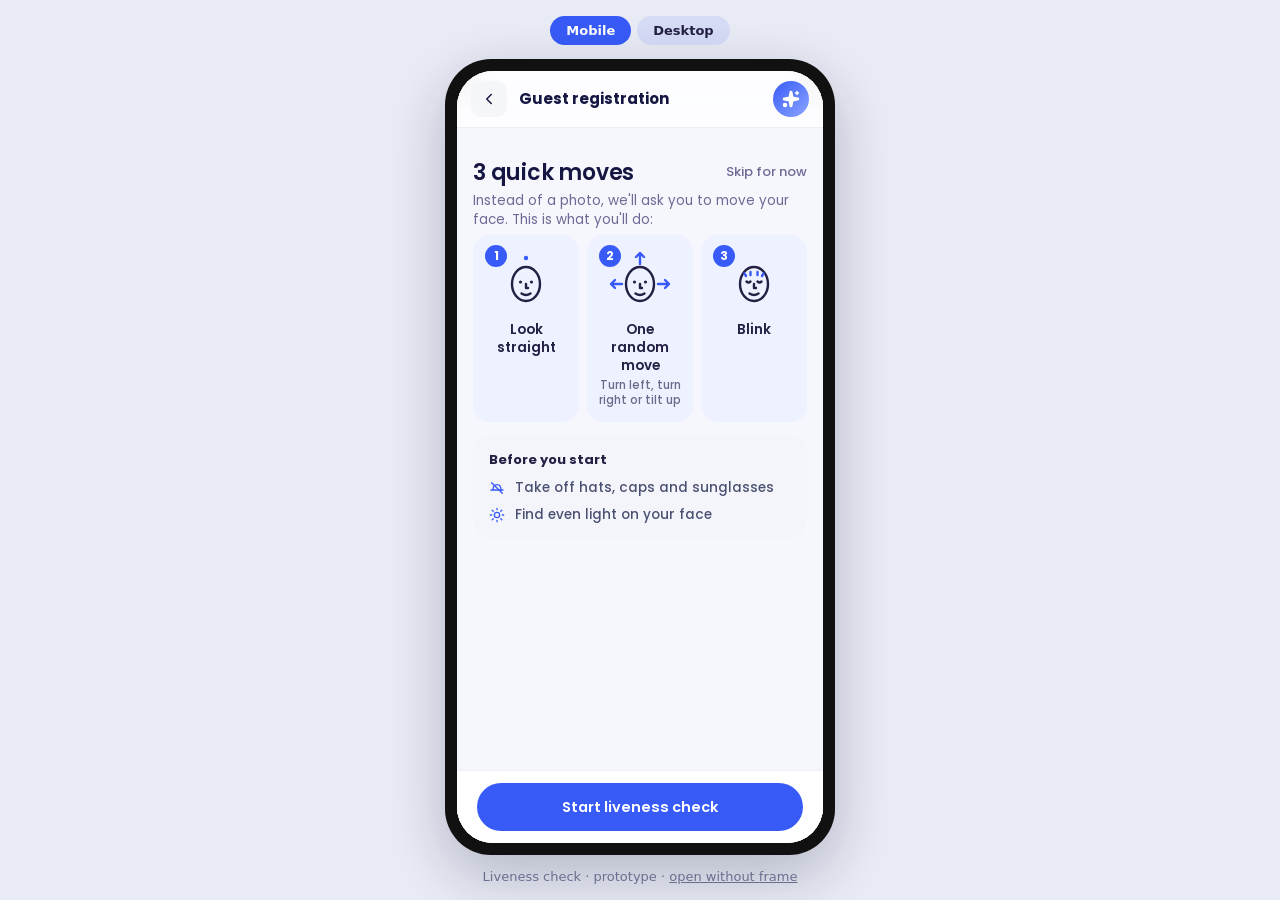
<file: index.html>
<!doctype html>
<html lang="en"><head><meta charset="utf-8"><meta name="viewport" content="width=device-width,initial-scale=1">
<title>Liveness check</title>
<style>
:root{--bg:#e9ebf5;--ink:#232044;--mut:#6b6f8e;--chip:rgba(56,91,248,.1)}
@media (prefers-color-scheme:dark){:root:not([data-theme="light"]){--bg:#15162a;--ink:#eceefe;--mut:#9aa0c4}}
:root[data-theme="dark"]{--bg:#15162a;--ink:#eceefe;--mut:#9aa0c4}
html,body{margin:0;height:100%;background:var(--bg);font-family:Poppins,system-ui,sans-serif;color:var(--ink)}
body{display:flex;flex-direction:column;align-items:center;gap:14px;padding:16px;box-sizing:border-box;overflow:hidden}
.sw{display:flex;gap:6px;flex:none}
.sw button{border:0;border-radius:99px;padding:8px 16px;background:var(--chip);color:var(--ink);font:600 13px/1 Poppins,system-ui,sans-serif;cursor:pointer}
.sw button[aria-pressed="true"]{background:#385bf8;color:#fff}
.sw button:focus-visible{outline:2px solid #385bf8;outline-offset:2px}
.stage{flex:1;min-height:0;width:100%;display:flex;align-items:center;justify-content:center}
.ph{width:390px;height:844px;max-width:100%;max-height:100%;border-radius:46px;padding:12px;background:#111;box-shadow:0 20px 60px rgba(20,22,60,.25);box-sizing:border-box}
.ph iframe{width:100%;height:100%;border:0;border-radius:36px;background:#fff;display:block}
.dk{position:relative;border-radius:14px;overflow:hidden;background:#fff;box-shadow:0 20px 60px rgba(20,22,60,.25)}
.dk-bar{height:34px;display:flex;align-items:center;gap:7px;padding:0 14px;background:#ececf3}
.dk-bar i{width:11px;height:11px;border-radius:50%;background:#d3d5e2}
.dk-vp{position:relative;overflow:hidden}
.dk-vp iframe{position:absolute;left:0;top:0;width:1280px;height:800px;border:0;transform-origin:0 0;background:#fff}
p{margin:0;font-size:13px;color:var(--mut);flex:none}
a{color:inherit}
[hidden]{display:none!important}
@media(max-width:430px){body{padding:8px 0 0;gap:8px}.ph{width:100%;height:100%;border-radius:0;padding:0;box-shadow:none}.ph iframe{border-radius:0}p,.sw{display:none}}
</style></head><body>
<nav class="sw" aria-label="View"><button data-v="m">Mobile</button><button data-v="d">Desktop</button></nav>
<div class="stage">
  <div class="ph" id="ph"><iframe id="fm" title="Liveness check · mobile" allow="camera"></iframe></div>
  <div class="dk" id="dk" hidden><div class="dk-bar" aria-hidden="true"><i></i><i></i><i></i></div><div class="dk-vp" id="vp"><iframe id="fd" title="Liveness check · desktop" allow="camera"></iframe></div></div>
</div>
<p>Liveness check · prototype · <a id="raw" href="screens/liveness.html">open without frame</a></p>
<script>
(function(){
  var SRC = 'screens/liveness.html?v=4', v = 'm';
  try { v = localStorage.getItem('lc-view') || 'm'; } catch (e) {}
  var q = new URLSearchParams(location.search).get('view'); if (q === 'm' || q === 'd') v = q;
  var ph = document.getElementById('ph'), dk = document.getElementById('dk'), vp = document.getElementById('vp'), fm = document.getElementById('fm'), fd = document.getElementById('fd'), st = document.querySelector('.stage');
  function fit(){ if (dk.hidden) return; var W = st.clientWidth, H = st.clientHeight - 34, k = Math.min(W / 1280, H / 800, 1); vp.style.width = Math.round(1280 * k) + 'px'; vp.style.height = Math.round(800 * k) + 'px'; fd.style.transform = 'scale(' + k + ')'; }
  function show(){
    ph.hidden = v !== 'm'; dk.hidden = v !== 'd';
    if (v === 'm') { fd.src = 'about:blank'; fm.src = SRC; } else { fm.src = 'about:blank'; fd.src = SRC; fit(); }
    document.querySelectorAll('.sw button').forEach(function(b){ b.setAttribute('aria-pressed', String(b.dataset.v === v)); });
    try { localStorage.setItem('lc-view', v); } catch (e) {}
  }
  document.querySelector('.sw').addEventListener('click', function(e){ var b = e.target.closest('button'); if (!b || b.dataset.v === v) return; v = b.dataset.v; show(); });
  window.addEventListener('resize', fit);
  if (window.matchMedia('(max-width:430px)').matches) v = 'm';
  show();
})();
</script>
</body></html>
</file>
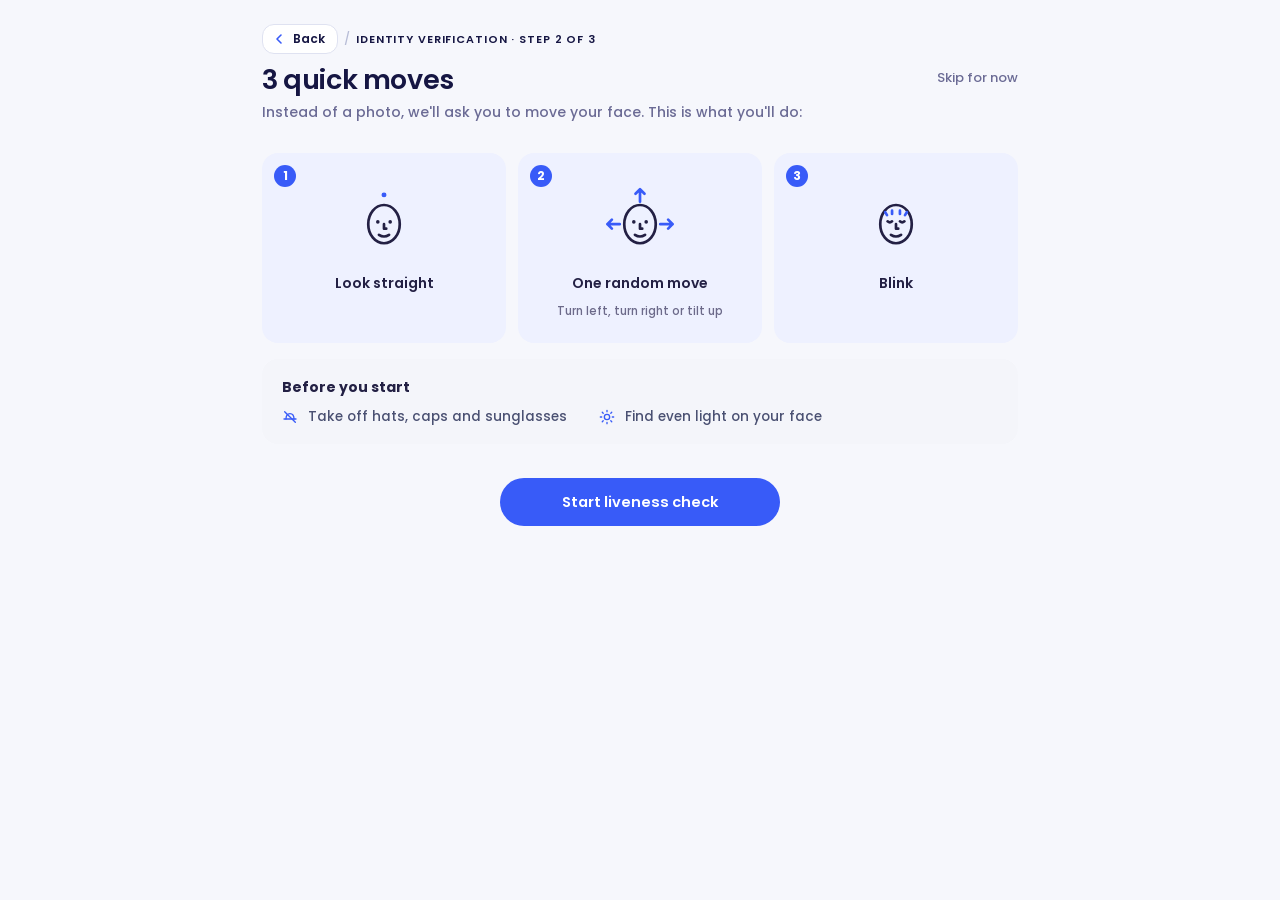
<file: screens/liveness.html>
<!doctype html>
<html lang="en" prefix="og: http://ogp.me/ns#" translate="no" class="guestapp-redesign"><head>
    <meta name="google" content="notranslate"><meta name="robots" content="noindex">
    <meta charset="utf-8">
    
    
    <meta name="viewport" content="width=device-width, initial-scale=1">
    <meta name="theme-color" content="#161643">
    <meta name="description" content="Check-in online in one minute">

    <!-- Open Graph / Facebook -->
    <meta property="og:type" content="website">
    <meta property="og:url" content="https://chekin.com">
    <meta property="og:title" content="Chekin Online WebApp">
    <meta property="og:description" content="Check-in online in one minute">
    <meta property="og:image" content="/artboard.png">

    <!-- Twitter -->
    <meta property="twitter:card" content="summary_large_image">
    <meta property="twitter:url" content="https://x.com/chekinapp">
    <meta property="twitter:title" content="Chekin Online WebApp">
    <meta property="twitter:description" content="Check-in online in one minute">
    <meta property="twitter:image" content="/artboard.png">

    <!--
    manifest.json provides metadata used when your web app is installed on a
    user's mobile device or desktop. See https://developers.google.com/web/fundamentals/web-app-manifest/
  -->
    

    <title>Guestapp WebApp</title>
    
    
    
    
    
    
    
    
    
    
    
    
    
    
    
    
    
    
    
    
    
    
    
    
    
    
    
    
    
    
    
    
    
    
    
    
    
    
    
    
    
    
    
    
    
    
    
    
    
    
    
    
    
    
    
    
    
    
    
    
    
    
    
    
    
    
    
    
    
    
    
    
    
    
    
    
    
    
    
    
    
    
    
    
    
    
    
    
    
    
    
    
    
    
    
    
    
    
    
    
    
    
    
    
    
    
    
    
    
    
    <link rel="stylesheet" href="../assets/index-tZT78RVO.css?v=1794325142">
  <style type="text/css">[data-sonner-toaster][dir=ltr],html[dir=ltr]{--toast-icon-margin-start:-3px;--toast-icon-margin-end:4px;--toast-svg-margin-start:-1px;--toast-svg-margin-end:0px;--toast-button-margin-start:auto;--toast-button-margin-end:0;--toast-close-button-start:0;--toast-close-button-end:unset;--toast-close-button-transform:translate(-35%, -35%)}[data-sonner-toaster][dir=rtl],html[dir=rtl]{--toast-icon-margin-start:4px;--toast-icon-margin-end:-3px;--toast-svg-margin-start:0px;--toast-svg-margin-end:-1px;--toast-button-margin-start:0;--toast-button-margin-end:auto;--toast-close-button-start:unset;--toast-close-button-end:0;--toast-close-button-transform:translate(35%, -35%)}[data-sonner-toaster]{position:fixed;width:var(--width);font-family:ui-sans-serif,system-ui,-apple-system,BlinkMacSystemFont,Segoe UI,Roboto,Helvetica Neue,Arial,Noto Sans,sans-serif,Apple Color Emoji,Segoe UI Emoji,Segoe UI Symbol,Noto Color Emoji;--gray1:hsl(0, 0%, 99%);--gray2:hsl(0, 0%, 97.3%);--gray3:hsl(0, 0%, 95.1%);--gray4:hsl(0, 0%, 93%);--gray5:hsl(0, 0%, 90.9%);--gray6:hsl(0, 0%, 88.7%);--gray7:hsl(0, 0%, 85.8%);--gray8:hsl(0, 0%, 78%);--gray9:hsl(0, 0%, 56.1%);--gray10:hsl(0, 0%, 52.3%);--gray11:hsl(0, 0%, 43.5%);--gray12:hsl(0, 0%, 9%);--border-radius:8px;box-sizing:border-box;padding:0;margin:0;list-style:none;outline:0;z-index:999999999;transition:transform .4s ease}@media (hover:none) and (pointer:coarse){[data-sonner-toaster][data-lifted=true]{transform:none}}[data-sonner-toaster][data-x-position=right]{right:var(--offset-right)}[data-sonner-toaster][data-x-position=left]{left:var(--offset-left)}[data-sonner-toaster][data-x-position=center]{left:50%;transform:translateX(-50%)}[data-sonner-toaster][data-y-position=top]{top:var(--offset-top)}[data-sonner-toaster][data-y-position=bottom]{bottom:var(--offset-bottom)}[data-sonner-toast]{--y:translateY(100%);--lift-amount:calc(var(--lift) * var(--gap));z-index:var(--z-index);position:absolute;opacity:0;transform:var(--y);touch-action:none;transition:transform .4s,opacity .4s,height .4s,box-shadow .2s;box-sizing:border-box;outline:0;overflow-wrap:anywhere}[data-sonner-toast][data-styled=true]{padding:16px;background:var(--normal-bg);border:1px solid var(--normal-border);color:var(--normal-text);border-radius:var(--border-radius);box-shadow:0 4px 12px rgba(0,0,0,.1);width:var(--width);font-size:13px;display:flex;align-items:center;gap:6px}[data-sonner-toast]:focus-visible{box-shadow:0 4px 12px rgba(0,0,0,.1),0 0 0 2px rgba(0,0,0,.2)}[data-sonner-toast][data-y-position=top]{top:0;--y:translateY(-100%);--lift:1;--lift-amount:calc(1 * var(--gap))}[data-sonner-toast][data-y-position=bottom]{bottom:0;--y:translateY(100%);--lift:-1;--lift-amount:calc(var(--lift) * var(--gap))}[data-sonner-toast][data-styled=true] [data-description]{font-weight:400;line-height:1.4;color:#3f3f3f}[data-rich-colors=true][data-sonner-toast][data-styled=true] [data-description]{color:inherit}[data-sonner-toaster][data-sonner-theme=dark] [data-description]{color:#e8e8e8}[data-sonner-toast][data-styled=true] [data-title]{font-weight:500;line-height:1.5;color:inherit}[data-sonner-toast][data-styled=true] [data-icon]{display:flex;height:16px;width:16px;position:relative;justify-content:flex-start;align-items:center;flex-shrink:0;margin-left:var(--toast-icon-margin-start);margin-right:var(--toast-icon-margin-end)}[data-sonner-toast][data-promise=true] [data-icon]>svg{opacity:0;transform:scale(.8);transform-origin:center;animation:sonner-fade-in .3s ease forwards}[data-sonner-toast][data-styled=true] [data-icon]>*{flex-shrink:0}[data-sonner-toast][data-styled=true] [data-icon] svg{margin-left:var(--toast-svg-margin-start);margin-right:var(--toast-svg-margin-end)}[data-sonner-toast][data-styled=true] [data-content]{display:flex;flex-direction:column;gap:2px}[data-sonner-toast][data-styled=true] [data-button]{border-radius:4px;padding-left:8px;padding-right:8px;height:24px;font-size:12px;color:var(--normal-bg);background:var(--normal-text);margin-left:var(--toast-button-margin-start);margin-right:var(--toast-button-margin-end);border:none;font-weight:500;cursor:pointer;outline:0;display:flex;align-items:center;flex-shrink:0;transition:opacity .4s,box-shadow .2s}[data-sonner-toast][data-styled=true] [data-button]:focus-visible{box-shadow:0 0 0 2px rgba(0,0,0,.4)}[data-sonner-toast][data-styled=true] [data-button]:first-of-type{margin-left:var(--toast-button-margin-start);margin-right:var(--toast-button-margin-end)}[data-sonner-toast][data-styled=true] [data-cancel]{color:var(--normal-text);background:rgba(0,0,0,.08)}[data-sonner-toaster][data-sonner-theme=dark] [data-sonner-toast][data-styled=true] [data-cancel]{background:rgba(255,255,255,.3)}[data-sonner-toast][data-styled=true] [data-close-button]{position:absolute;left:var(--toast-close-button-start);right:var(--toast-close-button-end);top:0;height:20px;width:20px;display:flex;justify-content:center;align-items:center;padding:0;color:var(--gray12);background:var(--normal-bg);border:1px solid var(--gray4);transform:var(--toast-close-button-transform);border-radius:50%;cursor:pointer;z-index:1;transition:opacity .1s,background .2s,border-color .2s}[data-sonner-toast][data-styled=true] [data-close-button]:focus-visible{box-shadow:0 4px 12px rgba(0,0,0,.1),0 0 0 2px rgba(0,0,0,.2)}[data-sonner-toast][data-styled=true] [data-disabled=true]{cursor:not-allowed}[data-sonner-toast][data-styled=true]:hover [data-close-button]:hover{background:var(--gray2);border-color:var(--gray5)}[data-sonner-toast][data-swiping=true]::before{content:'';position:absolute;left:-100%;right:-100%;height:100%;z-index:-1}[data-sonner-toast][data-y-position=top][data-swiping=true]::before{bottom:50%;transform:scaleY(3) translateY(50%)}[data-sonner-toast][data-y-position=bottom][data-swiping=true]::before{top:50%;transform:scaleY(3) translateY(-50%)}[data-sonner-toast][data-swiping=false][data-removed=true]::before{content:'';position:absolute;inset:0;transform:scaleY(2)}[data-sonner-toast][data-expanded=true]::after{content:'';position:absolute;left:0;height:calc(var(--gap) + 1px);bottom:100%;width:100%}[data-sonner-toast][data-mounted=true]{--y:translateY(0);opacity:1}[data-sonner-toast][data-expanded=false][data-front=false]{--scale:var(--toasts-before) * 0.05 + 1;--y:translateY(calc(var(--lift-amount) * var(--toasts-before))) scale(calc(-1 * var(--scale)));height:var(--front-toast-height)}[data-sonner-toast]>*{transition:opacity .4s}[data-sonner-toast][data-x-position=right]{right:0}[data-sonner-toast][data-x-position=left]{left:0}[data-sonner-toast][data-expanded=false][data-front=false][data-styled=true]>*{opacity:0}[data-sonner-toast][data-visible=false]{opacity:0;pointer-events:none}[data-sonner-toast][data-mounted=true][data-expanded=true]{--y:translateY(calc(var(--lift) * var(--offset)));height:var(--initial-height)}[data-sonner-toast][data-removed=true][data-front=true][data-swipe-out=false]{--y:translateY(calc(var(--lift) * -100%));opacity:0}[data-sonner-toast][data-removed=true][data-front=false][data-swipe-out=false][data-expanded=true]{--y:translateY(calc(var(--lift) * var(--offset) + var(--lift) * -100%));opacity:0}[data-sonner-toast][data-removed=true][data-front=false][data-swipe-out=false][data-expanded=false]{--y:translateY(40%);opacity:0;transition:transform .5s,opacity .2s}[data-sonner-toast][data-removed=true][data-front=false]::before{height:calc(var(--initial-height) + 20%)}[data-sonner-toast][data-swiping=true]{transform:var(--y) translateY(var(--swipe-amount-y,0)) translateX(var(--swipe-amount-x,0));transition:none}[data-sonner-toast][data-swiped=true]{user-select:none}[data-sonner-toast][data-swipe-out=true][data-y-position=bottom],[data-sonner-toast][data-swipe-out=true][data-y-position=top]{animation-duration:.2s;animation-timing-function:ease-out;animation-fill-mode:forwards}[data-sonner-toast][data-swipe-out=true][data-swipe-direction=left]{animation-name:swipe-out-left}[data-sonner-toast][data-swipe-out=true][data-swipe-direction=right]{animation-name:swipe-out-right}[data-sonner-toast][data-swipe-out=true][data-swipe-direction=up]{animation-name:swipe-out-up}[data-sonner-toast][data-swipe-out=true][data-swipe-direction=down]{animation-name:swipe-out-down}@keyframes swipe-out-left{from{transform:var(--y) translateX(var(--swipe-amount-x));opacity:1}to{transform:var(--y) translateX(calc(var(--swipe-amount-x) - 100%));opacity:0}}@keyframes swipe-out-right{from{transform:var(--y) translateX(var(--swipe-amount-x));opacity:1}to{transform:var(--y) translateX(calc(var(--swipe-amount-x) + 100%));opacity:0}}@keyframes swipe-out-up{from{transform:var(--y) translateY(var(--swipe-amount-y));opacity:1}to{transform:var(--y) translateY(calc(var(--swipe-amount-y) - 100%));opacity:0}}@keyframes swipe-out-down{from{transform:var(--y) translateY(var(--swipe-amount-y));opacity:1}to{transform:var(--y) translateY(calc(var(--swipe-amount-y) + 100%));opacity:0}}@media (max-width:600px){[data-sonner-toaster]{position:fixed;right:var(--mobile-offset-right);left:var(--mobile-offset-left);width:100%}[data-sonner-toaster][dir=rtl]{left:calc(var(--mobile-offset-left) * -1)}[data-sonner-toaster] [data-sonner-toast]{left:0;right:0;width:calc(100% - var(--mobile-offset-left) * 2)}[data-sonner-toaster][data-x-position=left]{left:var(--mobile-offset-left)}[data-sonner-toaster][data-y-position=bottom]{bottom:var(--mobile-offset-bottom)}[data-sonner-toaster][data-y-position=top]{top:var(--mobile-offset-top)}[data-sonner-toaster][data-x-position=center]{left:var(--mobile-offset-left);right:var(--mobile-offset-right);transform:none}}[data-sonner-toaster][data-sonner-theme=light]{--normal-bg:#fff;--normal-border:var(--gray4);--normal-text:var(--gray12);--success-bg:hsl(143, 85%, 96%);--success-border:hsl(145, 92%, 87%);--success-text:hsl(140, 100%, 27%);--info-bg:hsl(208, 100%, 97%);--info-border:hsl(221, 91%, 93%);--info-text:hsl(210, 92%, 45%);--warning-bg:hsl(49, 100%, 97%);--warning-border:hsl(49, 91%, 84%);--warning-text:hsl(31, 92%, 45%);--error-bg:hsl(359, 100%, 97%);--error-border:hsl(359, 100%, 94%);--error-text:hsl(360, 100%, 45%)}[data-sonner-toaster][data-sonner-theme=light] [data-sonner-toast][data-invert=true]{--normal-bg:#000;--normal-border:hsl(0, 0%, 20%);--normal-text:var(--gray1)}[data-sonner-toaster][data-sonner-theme=dark] [data-sonner-toast][data-invert=true]{--normal-bg:#fff;--normal-border:var(--gray3);--normal-text:var(--gray12)}[data-sonner-toaster][data-sonner-theme=dark]{--normal-bg:#000;--normal-bg-hover:hsl(0, 0%, 12%);--normal-border:hsl(0, 0%, 20%);--normal-border-hover:hsl(0, 0%, 25%);--normal-text:var(--gray1);--success-bg:hsl(150, 100%, 6%);--success-border:hsl(147, 100%, 12%);--success-text:hsl(150, 86%, 65%);--info-bg:hsl(215, 100%, 6%);--info-border:hsl(223, 43%, 17%);--info-text:hsl(216, 87%, 65%);--warning-bg:hsl(64, 100%, 6%);--warning-border:hsl(60, 100%, 9%);--warning-text:hsl(46, 87%, 65%);--error-bg:hsl(358, 76%, 10%);--error-border:hsl(357, 89%, 16%);--error-text:hsl(358, 100%, 81%)}[data-sonner-toaster][data-sonner-theme=dark] [data-sonner-toast] [data-close-button]{background:var(--normal-bg);border-color:var(--normal-border);color:var(--normal-text)}[data-sonner-toaster][data-sonner-theme=dark] [data-sonner-toast] [data-close-button]:hover{background:var(--normal-bg-hover);border-color:var(--normal-border-hover)}[data-rich-colors=true][data-sonner-toast][data-type=success]{background:var(--success-bg);border-color:var(--success-border);color:var(--success-text)}[data-rich-colors=true][data-sonner-toast][data-type=success] [data-close-button]{background:var(--success-bg);border-color:var(--success-border);color:var(--success-text)}[data-rich-colors=true][data-sonner-toast][data-type=info]{background:var(--info-bg);border-color:var(--info-border);color:var(--info-text)}[data-rich-colors=true][data-sonner-toast][data-type=info] [data-close-button]{background:var(--info-bg);border-color:var(--info-border);color:var(--info-text)}[data-rich-colors=true][data-sonner-toast][data-type=warning]{background:var(--warning-bg);border-color:var(--warning-border);color:var(--warning-text)}[data-rich-colors=true][data-sonner-toast][data-type=warning] [data-close-button]{background:var(--warning-bg);border-color:var(--warning-border);color:var(--warning-text)}[data-rich-colors=true][data-sonner-toast][data-type=error]{background:var(--error-bg);border-color:var(--error-border);color:var(--error-text)}[data-rich-colors=true][data-sonner-toast][data-type=error] [data-close-button]{background:var(--error-bg);border-color:var(--error-border);color:var(--error-text)}.sonner-loading-wrapper{--size:16px;height:var(--size);width:var(--size);position:absolute;inset:0;z-index:10}.sonner-loading-wrapper[data-visible=false]{transform-origin:center;animation:sonner-fade-out .2s ease forwards}.sonner-spinner{position:relative;top:50%;left:50%;height:var(--size);width:var(--size)}.sonner-loading-bar{animation:sonner-spin 1.2s linear infinite;background:var(--gray11);border-radius:6px;height:8%;left:-10%;position:absolute;top:-3.9%;width:24%}.sonner-loading-bar:first-child{animation-delay:-1.2s;transform:rotate(.0001deg) translate(146%)}.sonner-loading-bar:nth-child(2){animation-delay:-1.1s;transform:rotate(30deg) translate(146%)}.sonner-loading-bar:nth-child(3){animation-delay:-1s;transform:rotate(60deg) translate(146%)}.sonner-loading-bar:nth-child(4){animation-delay:-.9s;transform:rotate(90deg) translate(146%)}.sonner-loading-bar:nth-child(5){animation-delay:-.8s;transform:rotate(120deg) translate(146%)}.sonner-loading-bar:nth-child(6){animation-delay:-.7s;transform:rotate(150deg) translate(146%)}.sonner-loading-bar:nth-child(7){animation-delay:-.6s;transform:rotate(180deg) translate(146%)}.sonner-loading-bar:nth-child(8){animation-delay:-.5s;transform:rotate(210deg) translate(146%)}.sonner-loading-bar:nth-child(9){animation-delay:-.4s;transform:rotate(240deg) translate(146%)}.sonner-loading-bar:nth-child(10){animation-delay:-.3s;transform:rotate(270deg) translate(146%)}.sonner-loading-bar:nth-child(11){animation-delay:-.2s;transform:rotate(300deg) translate(146%)}.sonner-loading-bar:nth-child(12){animation-delay:-.1s;transform:rotate(330deg) translate(146%)}@keyframes sonner-fade-in{0%{opacity:0;transform:scale(.8)}100%{opacity:1;transform:scale(1)}}@keyframes sonner-fade-out{0%{opacity:1;transform:scale(1)}100%{opacity:0;transform:scale(.8)}}@keyframes sonner-spin{0%{opacity:1}100%{opacity:.15}}@media (prefers-reduced-motion){.sonner-loading-bar,[data-sonner-toast],[data-sonner-toast]>*{transition:none!important;animation:none!important}}.sonner-loader{position:absolute;top:50%;left:50%;transform:translate(-50%,-50%);transform-origin:center;transition:opacity .2s,transform .2s}.sonner-loader[data-visible=false]{opacity:0;transform:scale(.8) translate(-50%,-50%)}</style><style id="rep-vt">@media (min-width:1025px){@view-transition{navigation:auto}}@keyframes vtOut{to{opacity:0}}@keyframes vtIn{from{opacity:0}}::view-transition-old(root){animation:vtOut .12s ease both;mix-blend-mode:normal}::view-transition-new(root){animation:vtIn .2s ease .12s both;mix-blend-mode:normal}.page-wrapper>div:first-child{view-transition-name:vt-side}aside{view-transition-name:vt-rail}::view-transition-group(vt-side){animation:none}::view-transition-old(vt-side),::view-transition-new(vt-side){animation:none}@media (max-width:1024px){@view-transition{navigation:auto}.page-wrapper>div:first-child,aside{view-transition-name:none}::view-transition-group(*),::view-transition-old(*),::view-transition-new(*){animation:none!important}}@media (prefers-reduced-motion:reduce){::view-transition-group(*),::view-transition-old(*),::view-transition-new(*){animation:none!important}}</style><link rel="stylesheet" href="../assets/iv.css?v=4"><link rel="stylesheet" href="../assets/live-prep.css?v=4"><style>html:not([data-iv-rail="1"]) aside{visibility:hidden;animation:ivRailShow 0s 1.2s forwards}@keyframes ivRailShow{to{visibility:visible}}</style></head>
  <body data-layout-mode="default">
    
    <div id="root"><div class="kiosko:w-full kiosko-h-full"><div class="page-wrapper block lg:grid lg:grid-cols-[none] [1126px]:grid-cols-[none] [1126px]:h-[var(--app-vh,100vh)] kiosko:md:block kiosko:[1126px]:block [&amp;_[data-slot=scroll-area-viewport]]:h-[var(--app-dvh,100dvh)]" style="--mobile-bottom-nav-height: 0px;"><div class="flex min-h-[calc(var(--app-dvh,100dvh)-var(--mobile-bottom-nav-height,0px))] w-full flex-col overflow-x-clip pb-[var(--mobile-bottom-nav-height,0px)] lg:min-h-0 lg:pb-0"><div class="sticky top-[var(--maintenance-banner-height,0px)] z-20 lg:hidden"><header class="relative flex shrink-0 items-center gap-3 lg:hidden px-[var(--top-bar-px)] py-[var(--top-bar-py)] border-b border-[color:var(--top-bar-border)] bg-[var(--top-bar-fallback-bg)] supports-[backdrop-filter]:bg-[var(--top-bar-bg)] supports-[backdrop-filter]:backdrop-blur-[var(--top-bar-blur)] supports-[backdrop-filter]:backdrop-saturate-[var(--top-bar-saturate)]"><button type="button" aria-label="Back" class="relative inline-flex items-center justify-center shrink-0 transition-colors duration-150 ease-out outline-none disabled:opacity-30 disabled:pointer-events-none focus-visible:shadow-[var(--chekin-shadow-focus)] border-0 size-9 rounded-[var(--chekin-radius-md)] bg-[var(--chekin-color-surface-input-empty)] text-[var(--chekin-color-brand-navy)] hover:bg-[var(--chekin-color-surface-pressed)] hover:text-[var(--chekin-color-brand-navy)]"><svg xmlns="http://www.w3.org/2000/svg" width="18" height="18" viewBox="0 0 24 24" fill="none" stroke="currentColor" stroke-width="2" stroke-linecap="round" stroke-linejoin="round" class="lucide lucide-chevron-left" aria-hidden="true"><path d="m15 18-6-6 6-6"></path></svg></button><div class="flex min-w-0 flex-1 flex-col"><span class="truncate text-[15px] font-bold leading-tight text-[var(--chekin-color-brand-navy)]">Registration</span></div><div class="flex shrink-0 items-center gap-2"><button type="button" aria-label="Open assistant" class="relative grid size-9 shrink-0 place-items-center rounded-full bg-gradient-to-br from-[var(--assistant-avatar-from)] to-[var(--assistant-avatar-to)] text-[var(--assistant-avatar-icon)] transition-transform hover:scale-105 focus-visible:outline-none focus-visible:ring-2 focus-visible:ring-[var(--assistant-section-accent)] focus-visible:ring-offset-2"><svg xmlns="http://www.w3.org/2000/svg" width="24" height="24" viewBox="0 0 24 24" fill="currentColor" stroke="currentColor" stroke-width="0" stroke-linecap="round" stroke-linejoin="round" class="lucide lucide-sparkles size-[18px]" aria-hidden="true"><path d="M11.017 2.814a1 1 0 0 1 1.966 0l1.051 5.558a2 2 0 0 0 1.594 1.594l5.558 1.051a1 1 0 0 1 0 1.966l-5.558 1.051a2 2 0 0 0-1.594 1.594l-1.051 5.558a1 1 0 0 1-1.966 0l-1.051-5.558a2 2 0 0 0-1.594-1.594l-5.558-1.051a1 1 0 0 1 0-1.966l5.558-1.051a2 2 0 0 0 1.594-1.594z"></path><path d="M20 2v4"></path><path d="M22 4h-4"></path><circle cx="4" cy="20" r="2"></circle></svg></button></div></header></div><div class="mx-auto flex w-full max-w-[640px] flex-1 flex-col px-4 lg:flex-none lg:px-[30px] mt-[24px] lg:max-w-[700px] guest-register-view pb-12"><div class="kiosko:hidden mb-4 hidden lg:block"><button type="button" class="button relative inline-flex items-center justify-center whitespace-nowrap [font-family:var(--button-font-family)] [font-weight:var(--button-font-weight)] transition-all duration-150 ease-out outline-none focus-visible:[box-shadow:var(--button-focus-shadow)] disabled:pointer-events-none disabled:[opacity:var(--button-disabled-opacity)] [&amp;_svg]:pointer-events-none [&amp;_svg]:size-[var(--button-icon-size)] [&amp;_svg]:shrink-0 before:absolute before:inset-0 before:rounded-[inherit] before:content-[&quot;&quot;] before:bg-transparent before:transition-colors before:duration-150 [&amp;&gt;*]:relative [&amp;&gt;*]:z-[1] button_ghost bg-[var(--button-ghost-bg)] hover:bg-[var(--button-ghost-hover-bg)] hover:text-[color:var(--button-ghost-hover-text)] active:bg-[var(--button-ghost-active-bg)] disabled:hover:bg-[var(--button-ghost-bg)] disabled:bg-[var(--button-ghost-disabled-bg)] disabled:text-[color:var(--button-ghost-disabled-text)] button_size_sm h-[var(--button-height-sm)] text-[length:var(--button-font-size)] rounded-[var(--button-radius)] -ml-2 gap-1.5 px-2 text-[color:var(--chekin-color-gray-1)]"><svg xmlns="http://www.w3.org/2000/svg" width="24" height="24" viewBox="0 0 24 24" fill="none" stroke="currentColor" stroke-width="2" stroke-linecap="round" stroke-linejoin="round" class="lucide lucide-arrow-left" aria-hidden="true"><path d="m12 19-7-7 7-7"></path><path d="M19 12H5"></path></svg>Back to Home</button></div><div class="kiosko:hidden"><header class="flex flex-col gap-1.5 items-start text-left mb-5"><div class="flex w-full items-center gap-4"><span class="min-w-0 font-semibold uppercase tracking-[0.08em] text-[11px] text-[var(--chekin-color-brand-blue)] hidden lg:inline">Guest Summary</span></div><div class="flex w-full items-center gap-4"><h1 class="m-0 min-w-0 font-semibold text-[var(--chekin-color-brand-navy)] lg:text-[27px] lg:leading-[32px] text-[23px] leading-[28px] tracking-[-0.015em]">Who are we <span class="text-[var(--chekin-color-brand-blue)]">registering</span>?</h1></div><p class="m-0 max-w-[480px] text-sm font-medium leading-[21px] text-[var(--chekin-color-gray-1)]">You can register one guest or everyone in this same session.</p></header></div><div class="guest-register-view__content flex w-full flex-col items-center justify-center gap-6 kiosko:w-full kiosko:mt-14 kiosko:items-start kiosko:gap-10"><div class="flex w-full items-center gap-[14px] rounded-[var(--card-radius)] border border-[var(--card-border)] bg-[var(--chekin-color-white)] px-[18px] py-[13px] text-left [container-type:inline-size]"><div data-slot="progress-ring" role="progressbar" aria-valuenow="0" aria-valuemin="0" aria-valuemax="100" class="relative inline-flex shrink-0 items-center justify-center" style="width: 48px; height: 48px;"><svg width="48" height="48" viewBox="0 0 48 48" class="-rotate-90" aria-hidden="true"><defs><linearGradient id="progress-ring-gradient-:r1a:" x1="0" y1="0" x2="1" y2="1"><stop offset="0%" stop-color="var(--progress-ring-indicator-from)"></stop><stop offset="100%" stop-color="var(--progress-ring-indicator-to)"></stop></linearGradient></defs><circle cx="24" cy="24" r="21" fill="none" stroke-width="6" class="[stroke:var(--progress-ring-track)]"></circle><circle cx="24" cy="24" r="21" fill="none" stroke-width="6" stroke-linecap="round" stroke-dasharray="131.94689145077132" stroke-dashoffset="131.94689145077132" stroke="url(#progress-ring-gradient-:r1a:)" class="transition-[stroke-dashoffset] duration-500 ease-out"></circle></svg><span class="absolute inset-0 flex items-center justify-center text-[13px] font-bold [color:var(--progress-ring-label)]"><span class="text-[11px] font-bold text-[var(--chekin-color-brand-blue)]">0/2</span></span></div><span class="min-w-0 flex-1"><span class="block text-[14px] font-semibold leading-[18px] text-[var(--chekin-color-brand-navy)]">2 guests to go</span><span class="mt-px block text-[12px] leading-4 text-[var(--chekin-text-secondary)]">1 needs ID verification · 1 not added yet</span></span><button type="button" class="button relative items-center justify-center [font-family:var(--button-font-family)] [font-weight:var(--button-font-weight)] transition-all duration-150 ease-out outline-none focus-visible:[box-shadow:var(--button-focus-shadow)] disabled:pointer-events-none disabled:[opacity:var(--button-disabled-opacity)] [&amp;_svg]:pointer-events-none [&amp;_svg]:shrink-0 before:absolute before:inset-0 before:rounded-[inherit] before:content-[&quot;&quot;] before:bg-transparent before:transition-colors before:duration-150 [&amp;&gt;*]:relative [&amp;&gt;*]:z-[1] border border-[var(--button-outline-border)] bg-[var(--button-outline-bg)] text-[color:var(--button-outline-text)] hover:bg-[var(--button-outline-hover-bg)] disabled:hover:bg-[var(--button-outline-bg)] disabled:bg-[var(--button-outline-disabled-bg)] disabled:text-[color:var(--button-outline-disabled-text)] button_size_sm rounded-[var(--button-radius)] hidden h-9 shrink-0 gap-1.5 whitespace-nowrap px-3 text-[12.5px] font-semibold [box-shadow:var(--chekin-shadow-card)] [@container(min-width:570px)]:inline-flex [&amp;_svg]:size-[17px]"><svg xmlns="http://www.w3.org/2000/svg" width="24" height="24" viewBox="0 0 24 24" fill="none" stroke="currentColor" stroke-width="1.9" stroke-linecap="round" stroke-linejoin="round" class="lucide lucide-user-round-pen" aria-hidden="true"><path d="M2 21a8 8 0 0 1 10.821-7.487"></path><path d="M21.378 16.626a1 1 0 0 0-3.004-3.004l-4.01 4.012a2 2 0 0 0-.506.854l-.837 2.87a.5.5 0 0 0 .62.62l2.87-.837a2 2 0 0 0 .854-.506z"></path><circle cx="10" cy="8" r="5"></circle></svg>Change guest count</button><button type="button" aria-label="Change guest count" class="relative inline-flex items-center justify-center shrink-0 transition-colors duration-150 ease-out outline-none disabled:opacity-30 disabled:pointer-events-none focus-visible:shadow-[var(--chekin-shadow-focus)] rounded-[var(--chekin-radius-input)] border border-[var(--chekin-color-gray-3)] bg-[var(--chekin-color-white)] text-[var(--chekin-color-brand-navy)] hover:bg-[var(--chekin-color-surface-input-empty)] size-9 shadow-[var(--chekin-shadow-card)] hover:border-[color:var(--chekin-color-brand-blue)] hover:text-[var(--chekin-color-brand-blue)] [@container(min-width:570px)]:hidden"><svg xmlns="http://www.w3.org/2000/svg" width="24" height="24" viewBox="0 0 24 24" fill="none" stroke="currentColor" stroke-width="1.9" stroke-linecap="round" stroke-linejoin="round" class="lucide lucide-user-round-pen size-[17px]" aria-hidden="true"><path d="M2 21a8 8 0 0 1 10.821-7.487"></path><path d="M21.378 16.626a1 1 0 0 0-3.004-3.004l-4.01 4.012a2 2 0 0 0-.506.854l-.837 2.87a.5.5 0 0 0 .62.62l2.87-.837a2 2 0 0 0 .854-.506z"></path><circle cx="10" cy="8" r="5"></circle></svg></button></div><div class="flex w-full flex-col gap-4"><section data-slot="form-section" class="rounded-[var(--form-section-radius)] border border-[var(--form-section-border)] bg-[var(--form-section-bg)] text-left [box-shadow:var(--form-section-shadow)] [--default-select-trigger-empty-bg:var(--form-section-field-bg)] [--empty-field-background:var(--form-section-field-bg)] [--field-background:var(--form-section-field-bg)] [--field-border-activated:var(--chekin-border-default)] [--field-border:var(--chekin-border-default)] [--field-label-font-weight:500] [--field-label-raised-font-weight:500] [--field-max-width:100%] [&amp;_.form-field-wrapper]:!m-0 [&amp;_.form-field-wrapper]:!w-full overflow-hidden"><header data-slot="form-section-header" class="flex items-center gap-2.5 border-b border-[var(--form-section-border)] px-[var(--form-section-px)] py-[var(--form-section-header-py)] rounded-t-[calc(var(--form-section-radius)-1px)] bg-[rgba(244,246,251,0.7)]"><span class="flex shrink-0 items-center text-[var(--form-section-icon-color)] [&amp;_svg]:size-[var(--form-section-icon-size)]"><svg xmlns="http://www.w3.org/2000/svg" width="24" height="24" viewBox="0 0 24 24" fill="none" stroke="currentColor" stroke-width="2" stroke-linecap="round" stroke-linejoin="round" class="lucide lucide-star" aria-hidden="true"><path d="M11.525 2.295a.53.53 0 0 1 .95 0l2.31 4.679a2.123 2.123 0 0 0 1.595 1.16l5.166.756a.53.53 0 0 1 .294.904l-3.736 3.638a2.123 2.123 0 0 0-.611 1.878l.882 5.14a.53.53 0 0 1-.771.56l-4.618-2.428a2.122 2.122 0 0 0-1.973 0L6.396 21.01a.53.53 0 0 1-.77-.56l.881-5.139a2.122 2.122 0 0 0-.611-1.879L2.16 9.795a.53.53 0 0 1 .294-.906l5.165-.755a2.122 2.122 0 0 0 1.597-1.16z"></path></svg></span><span class="m-0 flex flex-1 items-center gap-2 uppercase leading-5 text-[var(--form-section-title-color)] [font-size:var(--form-section-title-size)] [font-weight:var(--form-section-title-weight)] [letter-spacing:var(--form-section-title-tracking)]">Responsible for booking</span></header><div data-slot="form-section-body" class="flex flex-col gap-3.5 p-[var(--form-section-px)] !p-0 !gap-0 [&amp;&gt;*+*]:border-t [&amp;&gt;*+*]:border-[color:var(--form-section-border)]"><div class="group relative flex items-stretch bg-[var(--chekin-blue-tint-info)]"><span aria-hidden="true" class="pointer-events-none absolute inset-0 bg-[linear-gradient(90deg,transparent_40%,rgba(255,242,224,0.75))]"></span><span aria-hidden="true" class="absolute inset-y-0 left-0 w-1 kiosko:w-1.5 bg-[var(--chekin-amber-500)]"></span><button type="button" class="relative flex min-h-[60px] flex-1 items-center gap-3 py-[13px] pl-[18px] pr-3 text-left transition-colors focus-visible:outline-none focus-visible:ring-2 focus-visible:ring-inset focus-visible:ring-[var(--chekin-color-brand-blue)] kiosko:min-h-[130px] kiosko:gap-6 kiosko:py-6 kiosko:pl-10 hover:bg-black/[0.03]"><span class="flex min-w-0 flex-1 flex-col gap-0.5 kiosko:gap-1"><span class="text-[14.5px] font-bold leading-[22px] text-[var(--chekin-color-brand-navy)] kiosko:text-kiosko-s">Test Guest Demo</span><span class="text-[12px] font-medium leading-[17px] text-[var(--chekin-text-secondary)] kiosko:text-kiosko-s">You · primary guest · Details saved · identity verification pending</span></span><span class="flex flex-shrink-0 flex-col items-end gap-px text-right text-[var(--chekin-amber-700)]"><span class="flex items-center gap-1.5 text-[12px] font-bold uppercase tracking-[0.04em] kiosko:gap-3 kiosko:text-kiosko-s"><svg xmlns="http://www.w3.org/2000/svg" width="24" height="24" viewBox="0 0 24 24" fill="none" stroke="currentColor" stroke-width="2" stroke-linecap="round" stroke-linejoin="round" class="lucide lucide-shield-check size-4 kiosko:size-9" aria-hidden="true"><path d="M20 13c0 5-3.5 7.5-7.66 8.95a1 1 0 0 1-.67-.01C7.5 20.5 4 18 4 13V6a1 1 0 0 1 1-1c2 0 4.5-1.2 6.24-2.72a1.17 1.17 0 0 1 1.52 0C14.51 3.81 17 5 19 5a1 1 0 0 1 1 1z"></path><path d="m9 12 2 2 4-4"></path></svg>Verify ID</span><span class="text-[12.5px] font-medium kiosko:text-kiosko-s">Finish verification</span></span><svg xmlns="http://www.w3.org/2000/svg" width="24" height="24" viewBox="0 0 24 24" fill="none" stroke="currentColor" stroke-width="2" stroke-linecap="round" stroke-linejoin="round" class="lucide lucide-chevron-right size-5 flex-shrink-0 text-[var(--chekin-color-gray-2)] transition-transform duration-150 group-hover:translate-x-0.5 kiosko:size-10 hidden lg:block" aria-hidden="true"><path d="m9 18 6-6-6-6"></path></svg></button><div class="relative flex flex-shrink-0 items-center pr-3"><div class="responsive-dropdown__mobile-trigger"><button type="button" aria-label="Guest actions" class="relative inline-flex items-center justify-center shrink-0 transition-colors duration-150 ease-out outline-none disabled:opacity-30 disabled:pointer-events-none focus-visible:shadow-[var(--chekin-shadow-focus)] w-8 h-8 rounded-[var(--chekin-radius-input)] bg-transparent text-[var(--chekin-color-gray-1)] hover:bg-[var(--chekin-color-surface-input-empty)] !text-[var(--chekin-color-gray-2)] hover:!text-[var(--chekin-color-brand-navy)]"><svg xmlns="http://www.w3.org/2000/svg" width="24" height="24" viewBox="0 0 24 24" fill="none" stroke="currentColor" stroke-width="2" stroke-linecap="round" stroke-linejoin="round" class="lucide lucide-ellipsis-vertical w-6 h-6 kiosko:w-10 kiosko:h-10" aria-hidden="true"><circle cx="12" cy="12" r="1"></circle><circle cx="12" cy="5" r="1"></circle><circle cx="12" cy="19" r="1"></circle></svg></button></div></div></div></div></section><section data-slot="form-section" class="rounded-[var(--form-section-radius)] border border-[var(--form-section-border)] bg-[var(--form-section-bg)] text-left [box-shadow:var(--form-section-shadow)] [--default-select-trigger-empty-bg:var(--form-section-field-bg)] [--empty-field-background:var(--form-section-field-bg)] [--field-background:var(--form-section-field-bg)] [--field-border-activated:var(--chekin-border-default)] [--field-border:var(--chekin-border-default)] [--field-label-font-weight:500] [--field-label-raised-font-weight:500] [--field-max-width:100%] [&amp;_.form-field-wrapper]:!m-0 [&amp;_.form-field-wrapper]:!w-full overflow-hidden"><header data-slot="form-section-header" class="flex items-center gap-2.5 border-b border-[var(--form-section-border)] px-[var(--form-section-px)] py-[var(--form-section-header-py)] rounded-t-[calc(var(--form-section-radius)-1px)] bg-[rgba(244,246,251,0.7)]"><span class="flex shrink-0 items-center text-[var(--form-section-icon-color)] [&amp;_svg]:size-[var(--form-section-icon-size)]"><svg xmlns="http://www.w3.org/2000/svg" width="24" height="24" viewBox="0 0 24 24" fill="none" stroke="currentColor" stroke-width="2" stroke-linecap="round" stroke-linejoin="round" class="lucide lucide-users" aria-hidden="true"><path d="M16 21v-2a4 4 0 0 0-4-4H6a4 4 0 0 0-4 4v2"></path><path d="M16 3.128a4 4 0 0 1 0 7.744"></path><path d="M22 21v-2a4 4 0 0 0-3-3.87"></path><circle cx="9" cy="7" r="4"></circle></svg></span><span class="m-0 flex flex-1 items-center gap-2 uppercase leading-5 text-[var(--form-section-title-color)] [font-size:var(--form-section-title-size)] [font-weight:var(--form-section-title-weight)] [letter-spacing:var(--form-section-title-tracking)]">Other guests</span></header><div data-slot="form-section-body" class="flex flex-col gap-3.5 p-[var(--form-section-px)] !p-0 !gap-0 [&amp;&gt;*+*]:border-t [&amp;&gt;*+*]:border-[color:var(--form-section-border)]"><div class="w-full px-3.5 py-3 kiosko:px-6 kiosko:py-5"><button type="button" class="flex min-h-[48px] w-full flex-col items-center justify-center gap-0.5 rounded-xl px-4 py-3 text-center transition-colors border-[1.5px] border-dashed border-[color:color-mix(in_srgb,var(--chekin-color-brand-blue)_35%,transparent)] bg-[color:color-mix(in_srgb,var(--chekin-color-brand-blue)_2%,transparent)] hover:border-[color:color-mix(in_srgb,var(--chekin-color-brand-blue)_55%,transparent)] hover:bg-[color:color-mix(in_srgb,var(--chekin-color-brand-blue)_6%,transparent)] active:bg-[color:color-mix(in_srgb,var(--chekin-color-brand-blue)_9%,transparent)] focus-visible:outline-none focus-visible:ring-2 focus-visible:ring-[var(--chekin-color-brand-blue)] kiosko:min-h-[110px] kiosko:rounded-[18px] kiosko:py-6"><span class="flex items-center gap-2 text-[14px] font-semibold text-[var(--chekin-color-brand-blue)] kiosko:gap-3 kiosko:text-kiosko-s"><svg xmlns="http://www.w3.org/2000/svg" width="24" height="24" viewBox="0 0 24 24" fill="none" stroke="currentColor" stroke-width="2.2" stroke-linecap="round" stroke-linejoin="round" class="lucide lucide-plus size-4 kiosko:size-9" aria-hidden="true"><path d="M5 12h14"></path><path d="M12 5v14"></path></svg>Add guest</span></button></div></div></section></div><div class="flex w-full items-center gap-[14px] rounded-[14px] border border-[var(--chekin-neutral-100)] bg-[var(--chekin-blue-surface-50)] px-[18px] py-3.5"><p class="flex-1 text-[14px] leading-[18px] text-[var(--chekin-text-secondary)]"><b class="text-[var(--chekin-color-brand-navy)]">Not together right now?</b> Share a link so the others can register from their own phone.</p><button type="button" class="button relative inline-flex items-center justify-center gap-2 whitespace-nowrap [font-family:var(--button-font-family)] [font-weight:var(--button-font-weight)] transition-all duration-150 ease-out outline-none focus-visible:[box-shadow:var(--button-focus-shadow)] disabled:pointer-events-none disabled:[opacity:var(--button-disabled-opacity)] [&amp;_svg]:pointer-events-none [&amp;_svg]:size-[var(--button-icon-size)] [&amp;_svg]:shrink-0 before:absolute before:inset-0 before:rounded-[inherit] before:content-[&quot;&quot;] before:bg-transparent before:transition-colors before:duration-150 [&amp;&gt;*]:relative [&amp;&gt;*]:z-[1] border border-[var(--button-outline-border)] bg-[var(--button-outline-bg)] text-[color:var(--button-outline-text)] hover:bg-[var(--button-outline-hover-bg)] disabled:hover:bg-[var(--button-outline-bg)] disabled:bg-[var(--button-outline-disabled-bg)] disabled:text-[color:var(--button-outline-disabled-text)] button_size_sm h-[var(--button-height-sm)] px-3 text-[length:var(--button-font-size)] rounded-[var(--button-radius)] shrink-0">Share</button></div></div></div><div data-slot="cta-dock" class="sticky bottom-0 z-10 mt-auto w-full flex-col items-center gap-[var(--cta-dock-gap)] px-[var(--cta-dock-px)] pt-[var(--cta-dock-py)] bg-[image:var(--cta-dock-bg)] pb-[calc(var(--cta-dock-py)+env(safe-area-inset-bottom))] lg:static lg:mx-auto lg:mt-6 lg:w-full lg:max-w-[700px] lg:bg-none lg:px-[30px] lg:pb-[60px] lg:pt-0 lg:flex-row lg:justify-center hidden"><div class="contents"></div></div></div></div></div><section aria-label="Notifications alt+T" tabindex="-1" aria-live="polite" aria-relevant="additions text" aria-atomic="false"></section></div>
    <!--
  This HTML file is a template.
  If you open it directly in the browser, you will see an empty page.

  You can add webfonts, meta tags, or analytics to this file.
  The build step will place the bundled scripts into the <body> tag.

  To begin the development, run `npm start` or `yarn start`.
  To create a production bundle, use `npm run build` or `yarn build`.
-->
  

<script>window.__LIVE_ONLY=true;window.__SCREEN={"id": "g2-ivh", "v": "m", "has": ["d", "m"]};</script><script src="../assets/live-prep.js?v=4"></script><script src="../assets/iv.js?v=4"></script><script src="../assets/titles.js?v=1794325142"></script><i id="rep-end" hidden></i></body></html>
</file>
